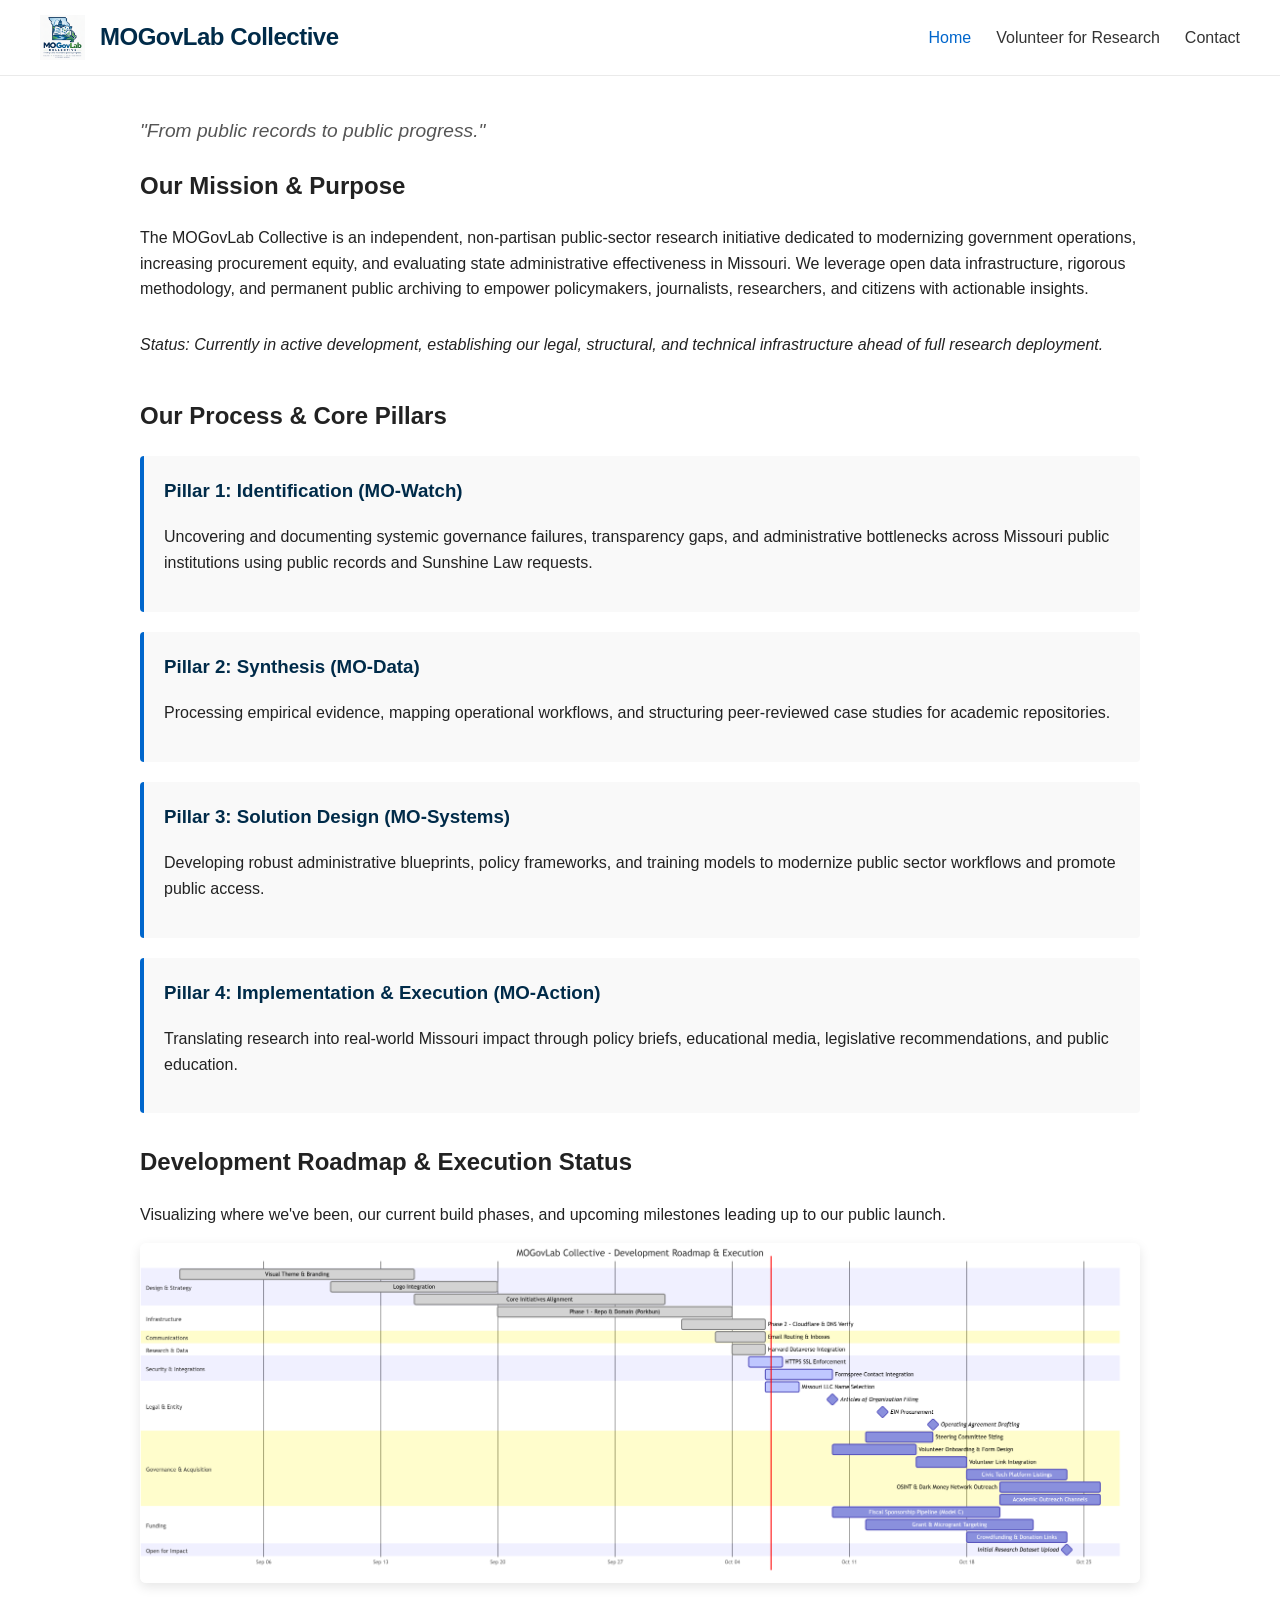
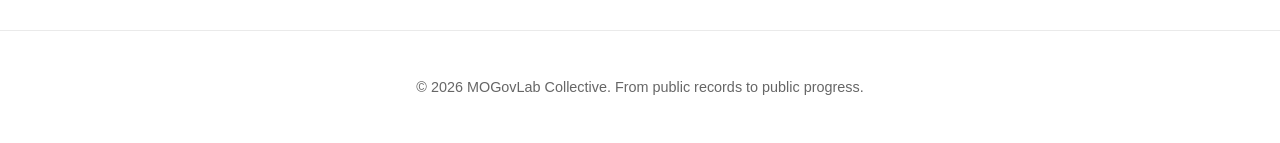
<file: index.html>
<!DOCTYPE html>
<html lang="en">
<head>
    <meta charset="UTF-8">
    <meta name="viewport" content="width=device-width, initial-scale=1.0">
    <title>MOGovLab Collective</title>
    <style>
        body {
            font-family: Arial, sans-serif;
            margin: 0;
            padding: 0;
            color: #222;
            line-height: 1.6;
            background-color: #ffffff;
        }
        header {
            display: flex;
            justify-content: space-between;
            align-items: center;
            padding: 15px 40px;
            border-bottom: 1px solid #eaeaea;
            background-color: #ffffff;
        }
        .brand-link {
            display: flex;
            align-items: center;
            gap: 15px;
            text-decoration: none;
        }
        .brand-logo {
            height: 45px;
            width: auto;
        }
        .brand-title {
            font-size: 1.5rem;
            font-weight: 700;
            color: #002B49;
            letter-spacing: -0.5px;
        }
        nav {
            display: flex;
            gap: 25px;
        }
        nav a {
            text-decoration: none;
            color: #333333;
            font-weight: 500;
            font-size: 16px;
        }
        nav a:hover, nav a.active {
            color: #0066cc;
        }
        main {
            max-width: 1000px;
            margin: 40px auto;
            padding: 0 20px;
        }
        .hero-section {
            text-align: left;
            margin-bottom: 40px;
        }
        .slogan-text {
            font-size: 1.2rem;
            color: #555;
            margin-top: 5px;
            margin-bottom: 20px;
            font-style: italic;
        }
        .mission-box, .organizing-notice, .pillars-section, .roadmap-section {
            margin-bottom: 30px;
        }
        .pillars-grid {
            display: grid;
            grid-template-columns: 1fr;
            gap: 20px;
        }
        .pillar-card {
            background: #f9f9f9;
            padding: 20px;
            border-left: 4px solid #0066cc;
            border-radius: 4px;
        }
        .pillar-card h3 {
            margin-top: 0;
            color: #002B49;
        }
        .roadmap-image-container img {
            width: 100%;
            height: auto;
            border-radius: 6px;
            box-shadow: 0 4px 12px rgba(0,0,0,0.1);
        }
        footer {
            text-align: center;
            padding: 30px;
            color: #666;
            font-size: 0.9rem;
            border-top: 1px solid #eaeaea;
        }
    </style>
</head>
<body>

    <header>
        <div class="logo-title-container">
            <a href="index.html" class="brand-link">
                <img src="Logo_1.png" alt="MOGovLab Collective Logo" class="brand-logo">
                <span class="brand-title">MOGovLab Collective</span>
            </a>
        </div>
        <nav>
            <a href="index.html" class="active">Home</a>
            <a href="volunteer.html">Volunteer for Research</a>
            <a href="contact.html">Contact</a>
        </nav>
    </header>

    <main>
        <section class="hero-section">
            <div class="slogan-box">
                <p class="slogan-text">"From public records to public progress."</p>
            </div>
            
            <div class="mission-box">
                <h2>Our Mission & Purpose</h2>
                <p>The MOGovLab Collective is an independent, non-partisan public-sector research initiative dedicated to modernizing government operations, increasing procurement equity, and evaluating state administrative effectiveness in Missouri. We leverage open data infrastructure, rigorous methodology, and permanent public archiving to empower policymakers, journalists, researchers, and citizens with actionable insights.</p>
            </div>

            <div class="organizing-notice">
                <p><em>Status: Currently in active development, establishing our legal, structural, and technical infrastructure ahead of full research deployment.</em></p>
            </div>
        </section>

        <section class="pillars-section">
            <h2>Our Process & Core Pillars</h2>
            <div class="pillars-grid">
                <div class="pillar-card">
                    <h3>Pillar 1: Identification (MO-Watch)</h3>
                    <p>Uncovering and documenting systemic governance failures, transparency gaps, and administrative bottlenecks across Missouri public institutions using public records and Sunshine Law requests.</p>
                </div>
                <div class="pillar-card">
                    <h3>Pillar 2: Synthesis (MO-Data)</h3>
                    <p>Processing empirical evidence, mapping operational workflows, and structuring peer-reviewed case studies for academic repositories.</p>
                </div>
                <div class="pillar-card">
                    <h3>Pillar 3: Solution Design (MO-Systems)</h3>
                    <p>Developing robust administrative blueprints, policy frameworks, and training models to modernize public sector workflows and promote public access.</p>
                </div>
                <div class="pillar-card">
                    <h3>Pillar 4: Implementation & Execution (MO-Action)</h3>
                    <p>Translating research into real-world Missouri impact through policy briefs, educational media, legislative recommendations, and public education.</p>
                </div>
            </div>
        </section>

        <section class="roadmap-section">
            <h2>Development Roadmap & Execution Status</h2>
            <p>Visualizing where we've been, our current build phases, and upcoming milestones leading up to our public launch.</p>
            
            <div class="roadmap-image-container">
                <img src="Porkbun%20Infrastructure-2026-10-06-130343.png" alt="MOGovLab Collective Development Roadmap & Execution Gantt Chart">
            </div>
        </section>
    </main>

    <footer>
        <p>&copy; 2026 MOGovLab Collective. From public records to public progress.</p>
    </footer>

</body>
</html>
</file>
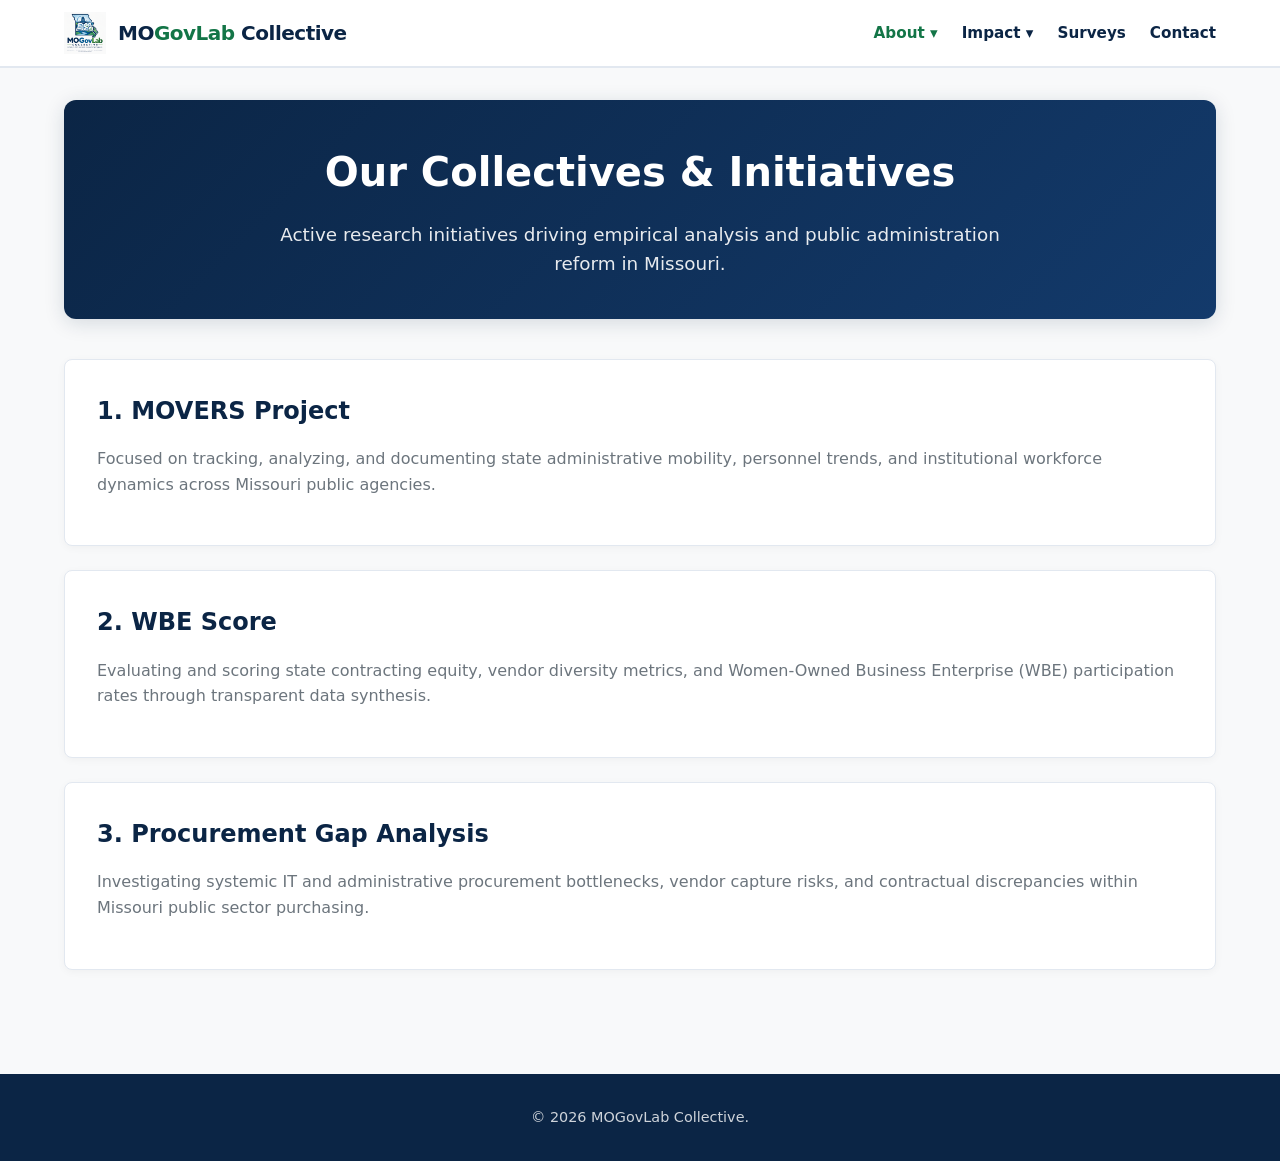
<file: about-collectives.html>
<!DOCTYPE html>
<html lang="en">
<head>
    <meta charset="UTF-8">
    <meta name="viewport" content="width=device-width, initial-scale=1.0">
    <title>Collectives & Initiatives - MOGovLab</title>
    <link rel="stylesheet" href="style.css">
</head>
<body>
    <header>
        <div class="nav-container">
            <a href="index.html" class="brand">
                <img src="Logo_1.png" alt="MOGovLab Collective Logo" class="brand-logo">
                <span class="brand-text">MO<span>GovLab</span> Collective</span>
            </a>
            <ul class="nav-menu">
                <li class="nav-item">
                    <a href="#" class="nav-link active">About ▾</a>
                    <ul class="dropdown-menu">
                        <li><a href="about-collectives.html" class="dropdown-item">Collectives (Initiatives)</a></li>
                        <li><a href="about-progress.html" class="dropdown-item">Collective Progress</a></li>
                        <li><a href="about-team.html" class="dropdown-item">Team & Volunteer</a></li>
                        <li><a href="about-donate.html" class="dropdown-item">Donate</a></li>
                    </ul>
                </li>
                <li class="nav-item">
                    <a href="impact.html" class="nav-link">Impact ▾</a>
                    <ul class="dropdown-menu">
                        <li><a href="impact.html" class="dropdown-item">MOVERS Project Impact</a></li>
                        <li><a href="impact.html" class="dropdown-item">WBE Score Impact</a></li>
                        <li><a href="impact.html" class="dropdown-item">Procurement Gap Impact</a></li>
                    </ul>
                </li>
                <li class="nav-item"><a href="surveys.html" class="nav-link">Surveys</a></li>
                <li class="nav-item"><a href="contact.html" class="nav-link">Contact</a></li>
            </ul>
        </div>
    </header>
    <main>
        <section class="hero" style="padding: 2.5rem 1rem;">
            <h1>Our Collectives & Initiatives</h1>
            <p>Active research initiatives driving empirical analysis and public administration reform in Missouri.</p>
        </section>
        <div class="card">
            <h2>1. MOVERS Project</h2>
            <p>Focused on tracking, analyzing, and documenting state administrative mobility, personnel trends, and institutional workforce dynamics across Missouri public agencies.</p>
        </div>
        <div class="card">
            <h2>2. WBE Score</h2>
            <p>Evaluating and scoring state contracting equity, vendor diversity metrics, and Women-Owned Business Enterprise (WBE) participation rates through transparent data synthesis.</p>
        </div>
        <div class="card">
            <h2>3. Procurement Gap Analysis</h2>
            <p>Investigating systemic IT and administrative procurement bottlenecks, vendor capture risks, and contractual discrepancies within Missouri public sector purchasing.</p>
        </div>
    </main>
    <footer><p>&copy; 2026 MOGovLab Collective.</p></footer>
</body>
</html>
</file>
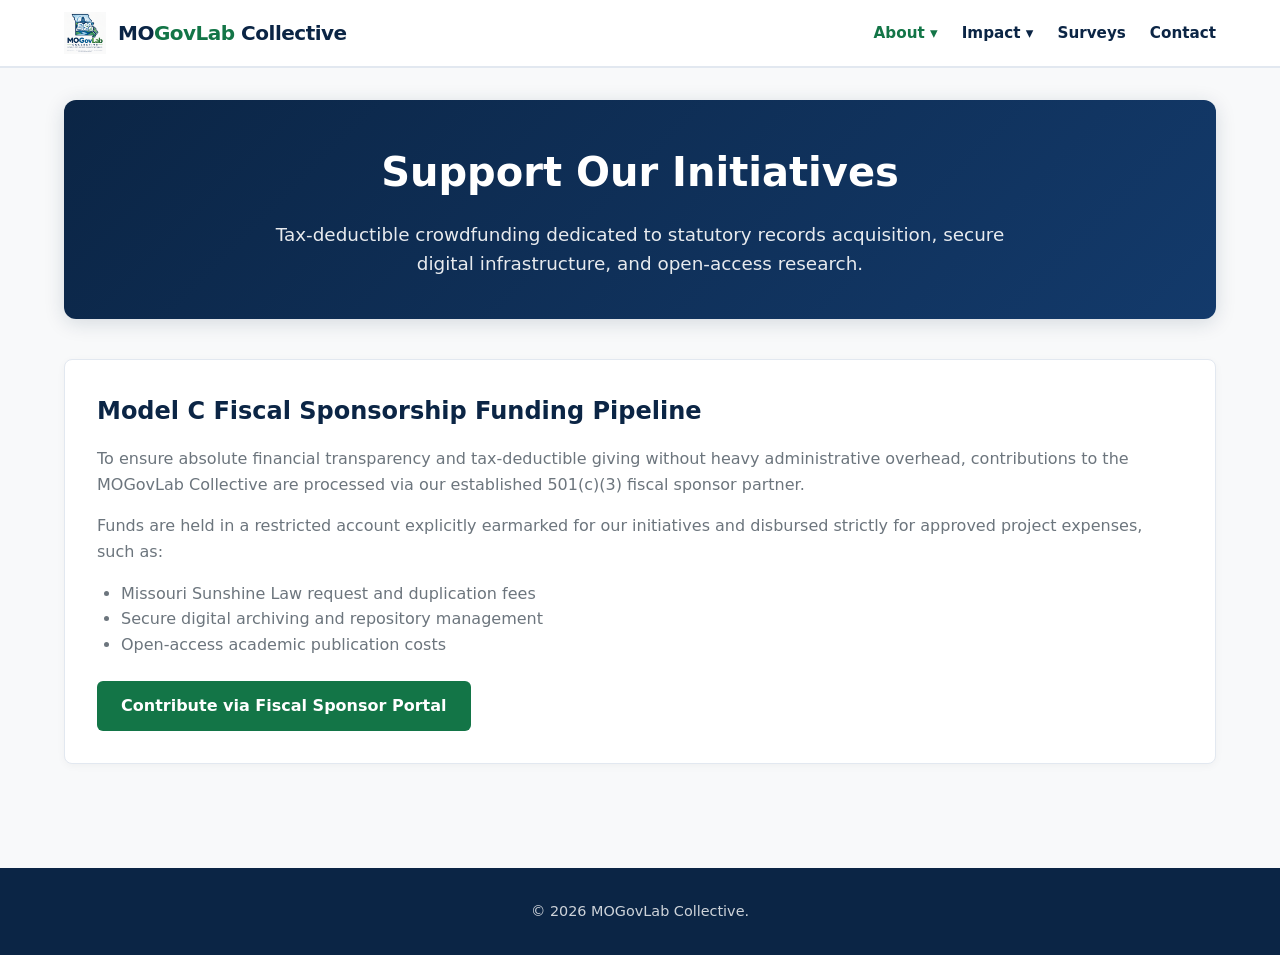
<file: about-donate.html>
<!DOCTYPE html>
<html lang="en">
<head>
    <meta charset="UTF-8">
    <meta name="viewport" content="width=device-width, initial-scale=1.0">
    <title>Donate - MOGovLab Collective</title>
    <link rel="stylesheet" href="style.css">
</head>
<body>
    <header>
        <div class="nav-container">
            <a href="index.html" class="brand">
                <img src="Logo_1.png" alt="MOGovLab Collective Logo" class="brand-logo">
                <span class="brand-text">MO<span>GovLab</span> Collective</span>
            </a>
            <ul class="nav-menu">
                <li class="nav-item">
                    <a href="#" class="nav-link active">About ▾</a>
                    <ul class="dropdown-menu">
                        <li><a href="about-collectives.html" class="dropdown-item">Collectives (Initiatives)</a></li>
                        <li><a href="about-progress.html" class="dropdown-item">Collective Progress</a></li>
                        <li><a href="about-team.html" class="dropdown-item">Team & Volunteer</a></li>
                        <li><a href="about-donate.html" class="dropdown-item">Donate</a></li>
                    </ul>
                </li>
                <li class="nav-item"><a href="impact.html" class="nav-link">Impact ▾</a></li>
                <li class="nav-item"><a href="surveys.html" class="nav-link">Surveys</a></li>
                <li class="nav-item"><a href="contact.html" class="nav-link">Contact</a></li>
            </ul>
        </div>
    </header>
    <main>
        <section class="hero" style="padding: 2.5rem 1rem;">
            <h1>Support Our Initiatives</h1>
            <p>Tax-deductible crowdfunding dedicated to statutory records acquisition, secure digital infrastructure, and open-access research.</p>
        </section>
        <div class="card">
            <h2>Model C Fiscal Sponsorship Funding Pipeline</h2>
            <p>To ensure absolute financial transparency and tax-deductible giving without heavy administrative overhead, contributions to the MOGovLab Collective are processed via our established 501(c)(3) fiscal sponsor partner.</p>
            <p>Funds are held in a restricted account explicitly earmarked for our initiatives and disbursed strictly for approved project expenses, such as:</p>
            <ul style="margin-left: 1.5rem; color: var(--text-muted); margin-top: 0.5rem; margin-bottom: 1.5rem;">
                <li>Missouri Sunshine Law request and duplication fees</li>
                <li>Secure digital archiving and repository management</li>
                <li>Open-access academic publication costs</li>
            </ul>
            <a href="#" class="btn">Contribute via Fiscal Sponsor Portal</a>
        </div>
    </main>
    <footer><p>&copy; 2026 MOGovLab Collective.</p></footer>
</body>
</html>
</file>
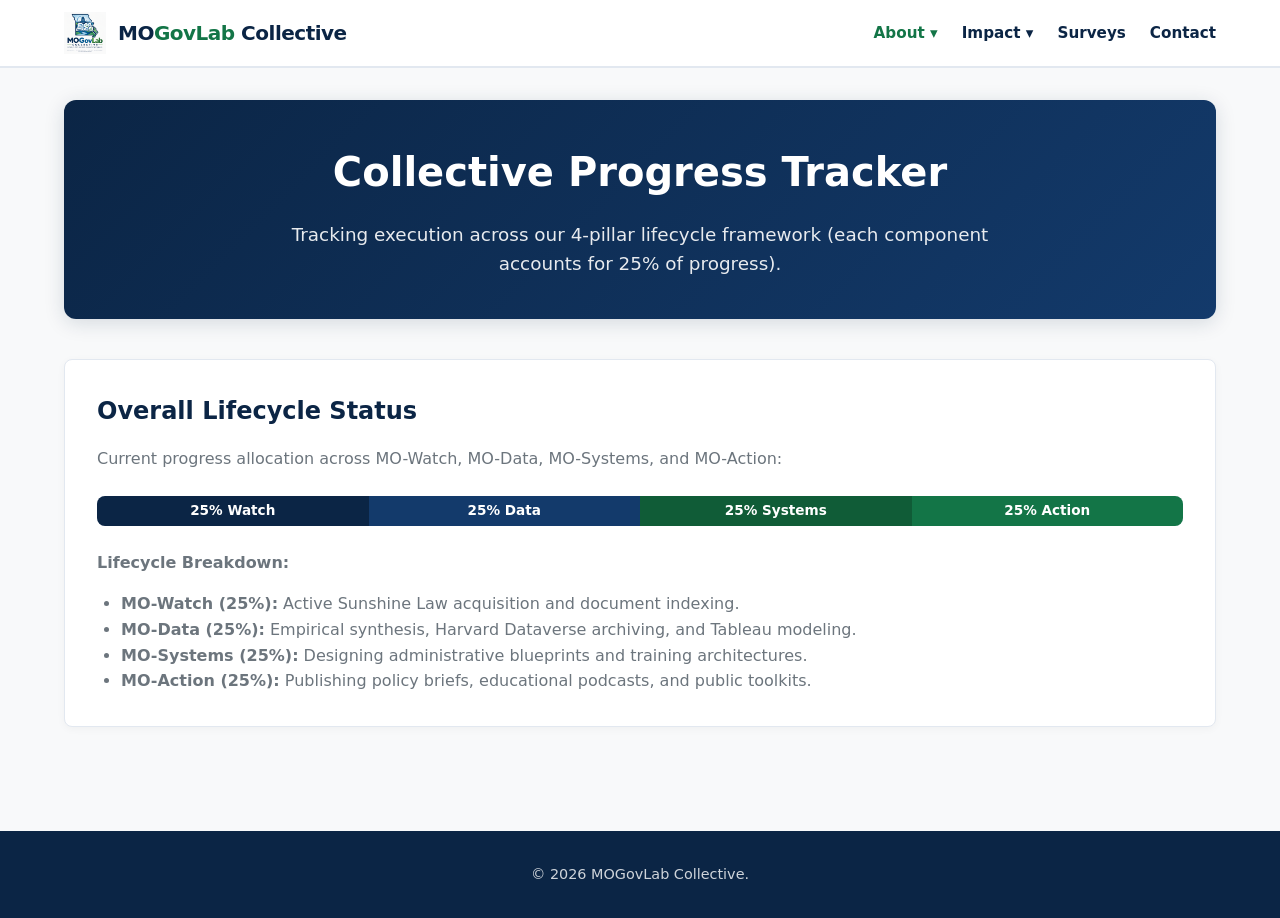
<file: about-progress.html>
<!DOCTYPE html>
<html lang="en">
<head>
    <meta charset="UTF-8">
    <meta name="viewport" content="width=device-width, initial-scale=1.0">
    <title>Collective Progress - MOGovLab</title>
    <link rel="stylesheet" href="style.css">
</head>
<body>
    <header>
        <div class="nav-container">
            <a href="index.html" class="brand">
                <img src="Logo_1.png" alt="MOGovLab Collective Logo" class="brand-logo">
                <span class="brand-text">MO<span>GovLab</span> Collective</span>
            </a>
            <ul class="nav-menu">
                <li class="nav-item">
                    <a href="#" class="nav-link active">About ▾</a>
                    <ul class="dropdown-menu">
                        <li><a href="about-collectives.html" class="dropdown-item">Collectives (Initiatives)</a></li>
                        <li><a href="about-progress.html" class="dropdown-item">Collective Progress</a></li>
                        <li><a href="about-team.html" class="dropdown-item">Team & Volunteer</a></li>
                        <li><a href="about-donate.html" class="dropdown-item">Donate</a></li>
                    </ul>
                </li>
                <li class="nav-item"><a href="impact.html" class="nav-link">Impact ▾</a></li>
                <li class="nav-item"><a href="surveys.html" class="nav-link">Surveys</a></li>
                <li class="nav-item"><a href="contact.html" class="nav-link">Contact</a></li>
            </ul>
        </div>
    </header>
    <main>
        <section class="hero" style="padding: 2.5rem 1rem;">
            <h1>Collective Progress Tracker</h1>
            <p>Tracking execution across our 4-pillar lifecycle framework (each component accounts for 25% of progress).</p>
        </section>
        <div class="card">
            <h2>Overall Lifecycle Status</h2>
            <p>Current progress allocation across MO-Watch, MO-Data, MO-Systems, and MO-Action:</p>
            
            <div class="progress-container">
                <div class="progress-segment seg-watch" title="MO-Watch: 25%">25% Watch</div>
                <div class="progress-segment seg-data" title="MO-Data: 25%">25% Data</div>
                <div class="progress-segment seg-systems" title="MO-Systems: 25%">25% Systems</div>
                <div class="progress-segment seg-action" title="MO-Action: 25%">25% Action</div>
            </div>

            <p style="margin-top: 1.5rem;"><strong>Lifecycle Breakdown:</strong></p>
            <ul style="margin-left: 1.5rem; color: var(--text-muted); margin-top: 0.5rem;">
                <li><strong>MO-Watch (25%):</strong> Active Sunshine Law acquisition and document indexing.</li>
                <li><strong>MO-Data (25%):</strong> Empirical synthesis, Harvard Dataverse archiving, and Tableau modeling.</li>
                <li><strong>MO-Systems (25%):</strong> Designing administrative blueprints and training architectures.</li>
                <li><strong>MO-Action (25%):</strong> Publishing policy briefs, educational podcasts, and public toolkits.</li>
            </ul>
        </div>
    </main>
    <footer><p>&copy; 2026 MOGovLab Collective.</p></footer>
</body>
</html>
</file>
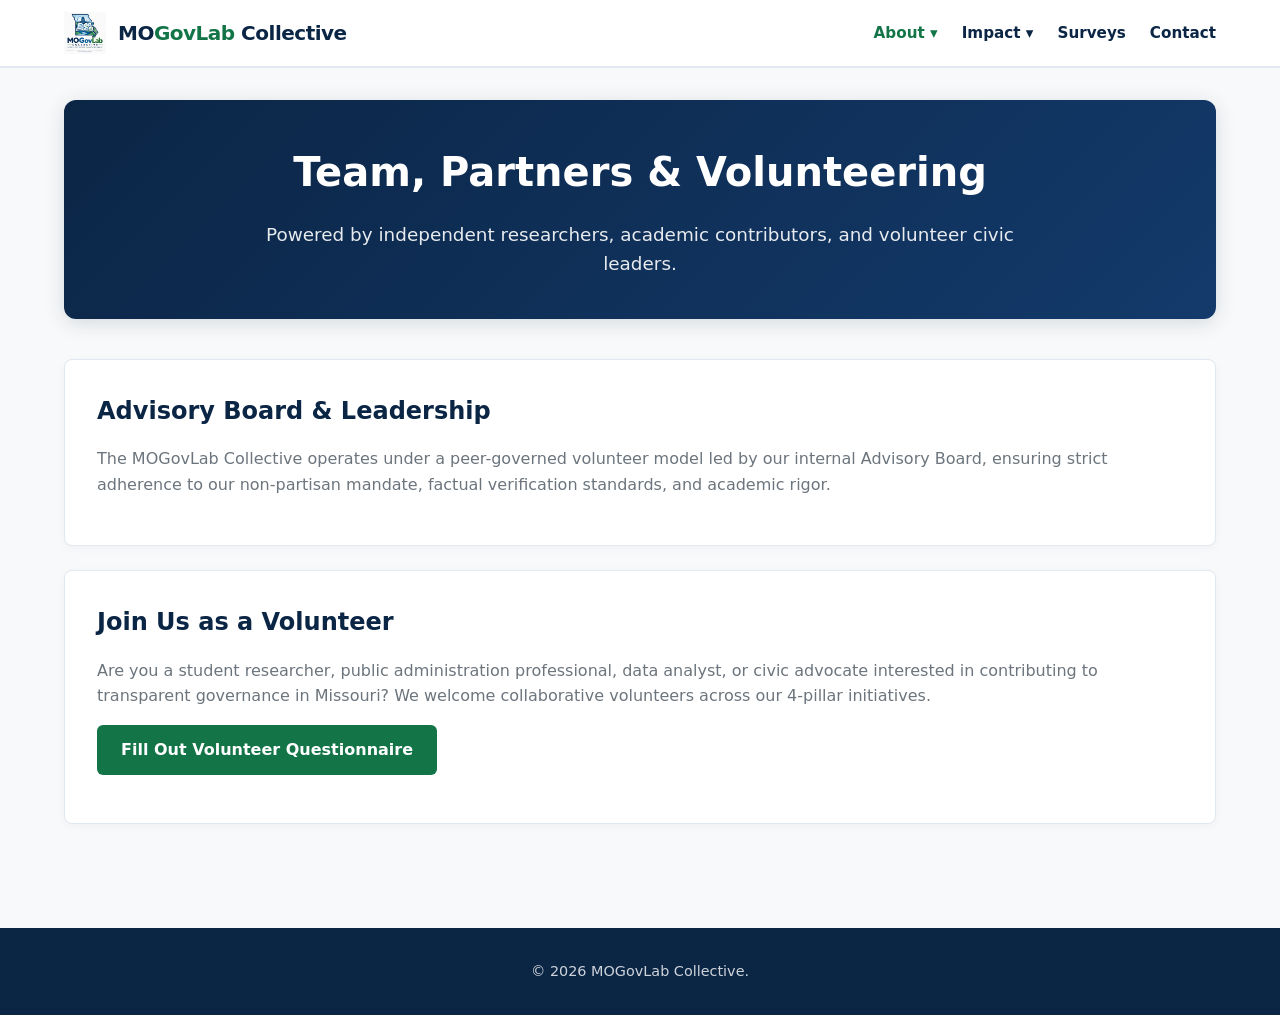
<file: about-team.html>
<!DOCTYPE html>
<html lang="en">
<head>
    <meta charset="UTF-8">
    <meta name="viewport" content="width=device-width, initial-scale=1.0">
    <title>Team & Volunteer - MOGovLab</title>
    <link rel="stylesheet" href="style.css">
</head>
<body>
    <header>
        <div class="nav-container">
            <a href="index.html" class="brand">
                <img src="Logo_1.png" alt="MOGovLab Collective Logo" class="brand-logo">
                <span class="brand-text">MO<span>GovLab</span> Collective</span>
            </a>
            <ul class="nav-menu">
                <li class="nav-item">
                    <a href="#" class="nav-link active">About ▾</a>
                    <ul class="dropdown-menu">
                        <li><a href="about-collectives.html" class="dropdown-item">Collectives (Initiatives)</a></li>
                        <li><a href="about-progress.html" class="dropdown-item">Collective Progress</a></li>
                        <li><a href="about-team.html" class="dropdown-item">Team & Volunteer</a></li>
                        <li><a href="about-donate.html" class="dropdown-item">Donate</a></li>
                    </ul>
                </li>
                <li class="nav-item"><a href="impact.html" class="nav-link">Impact ▾</a></li>
                <li class="nav-item"><a href="surveys.html" class="nav-link">Surveys</a></li>
                <li class="nav-item"><a href="contact.html" class="nav-link">Contact</a></li>
            </ul>
        </div>
    </header>
    <main>
        <section class="hero" style="padding: 2.5rem 1rem;">
            <h1>Team, Partners & Volunteering</h1>
            <p>Powered by independent researchers, academic contributors, and volunteer civic leaders.</p>
        </section>
        <div class="card">
            <h2>Advisory Board & Leadership</h2>
            <p>The MOGovLab Collective operates under a peer-governed volunteer model led by our internal Advisory Board, ensuring strict adherence to our non-partisan mandate, factual verification standards, and academic rigor.</p>
        </div>
        <div class="card">
            <h2>Join Us as a Volunteer</h2>
            <p>Are you a student researcher, public administration professional, data analyst, or civic advocate interested in contributing to transparent governance in Missouri? We welcome collaborative volunteers across our 4-pillar initiatives.</p>
            <p style="margin-top: 1rem;">
                <a href="https://forms.gle/your-volunteer-questionnaire-link" target="_blank" class="btn">Fill Out Volunteer Questionnaire</a>
            </p>
        </div>
    </main>
    <footer><p>&copy; 2026 MOGovLab Collective.</p></footer>
</body>
</html>
</file>
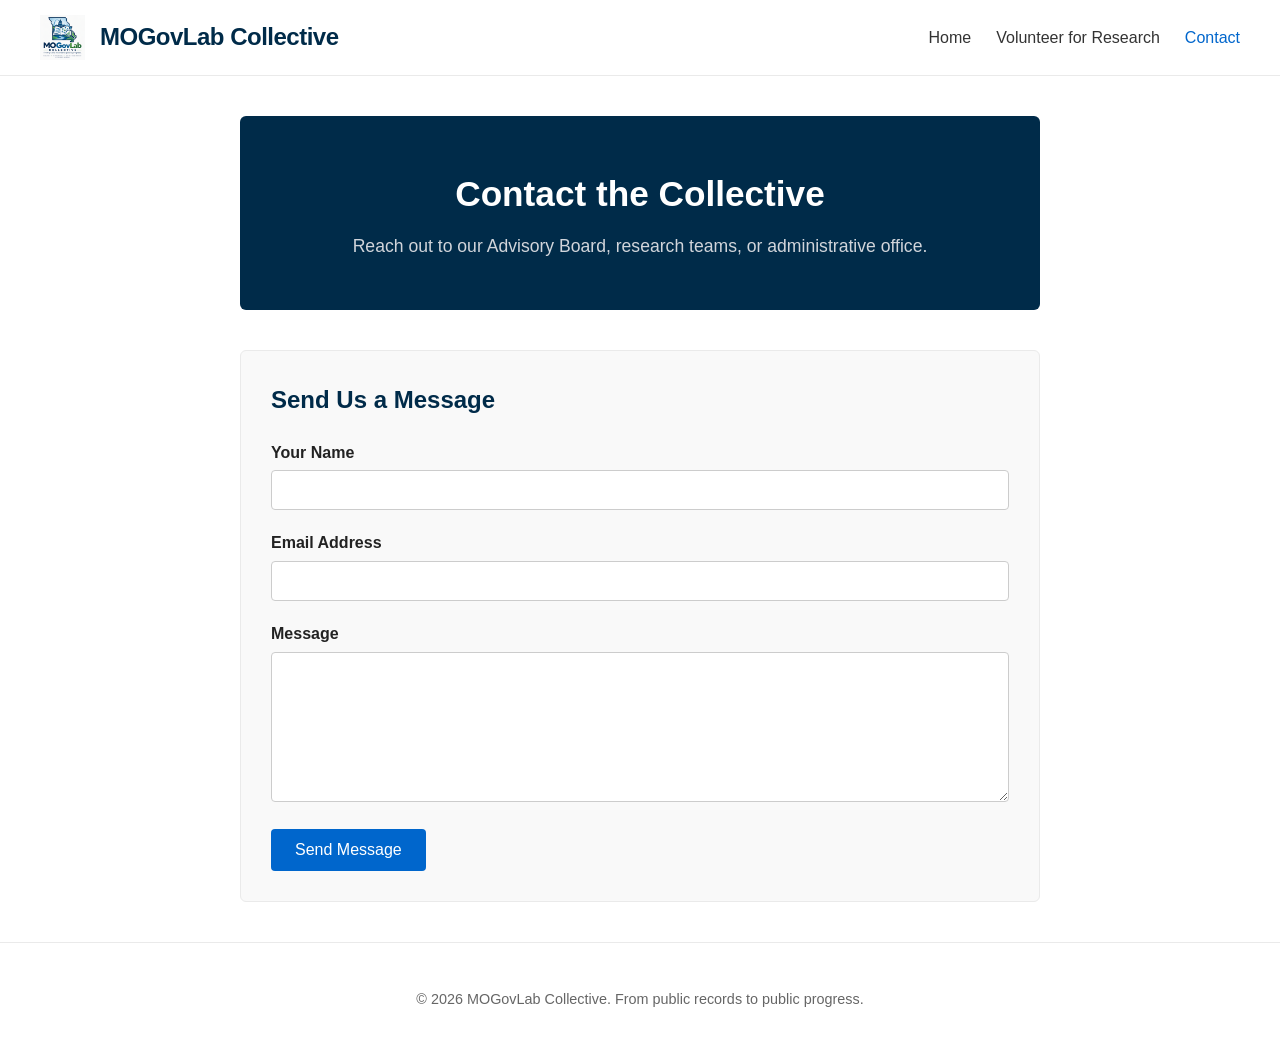
<file: contact.html>
<!DOCTYPE html>
<html lang="en">
<head>
    <meta charset="UTF-8">
    <meta name="viewport" content="width=device-width, initial-scale=1.0">
    <title>Contact - MOGovLab Collective</title>
    <style>
        body {
            font-family: Arial, sans-serif;
            margin: 0;
            padding: 0;
            color: #222;
            line-height: 1.6;
            background-color: #ffffff;
        }
        header {
            display: flex;
            justify-content: space-between;
            align-items: center;
            padding: 15px 40px;
            border-bottom: 1px solid #eaeaea;
            background-color: #ffffff;
        }
        .brand-link {
            display: flex;
            align-items: center;
            gap: 15px;
            text-decoration: none;
        }
        .brand-logo {
            height: 45px;
            width: auto;
        }
        .brand-title {
            font-size: 1.5rem;
            font-weight: 700;
            color: #002B49;
            letter-spacing: -0.5px;
        }
        nav {
            display: flex;
            gap: 25px;
        }
        nav a {
            text-decoration: none;
            color: #333333;
            font-weight: 500;
            font-size: 16px;
        }
        nav a:hover, nav a.active {
            color: #0066cc;
        }
        .hero-banner {
            background-color: #002B49;
            color: #ffffff;
            text-align: center;
            padding: 50px 20px;
            margin-bottom: 40px;
            border-radius: 6px;
        }
        .hero-banner h1 {
            margin: 0 0 10px 0;
            font-size: 2.2rem;
        }
        .hero-banner p {
            margin: 0;
            font-size: 1.1rem;
            color: #d1d5db;
        }
        main {
            max-width: 800px;
            margin: 40px auto;
            padding: 0 20px;
        }
        .contact-form-container {
            background: #f9f9f9;
            padding: 30px;
            border-radius: 6px;
            border: 1px solid #eaeaea;
            margin-bottom: 40px;
        }
        .contact-form-container h2 {
            margin-top: 0;
            color: #002B49;
        }
        .form-group {
            margin-bottom: 20px;
        }
        .form-group label {
            display: block;
            margin-bottom: 5px;
            font-weight: 600;
        }
        .form-group input, .form-group textarea {
            width: 100%;
            padding: 10px;
            border: 1px solid #ccc;
            border-radius: 4px;
            font-size: 1rem;
            box-sizing: border-box;
        }
        .form-group textarea {
            height: 150px;
        }
        .btn-submit {
            background-color: #0066cc;
            color: #ffffff;
            padding: 12px 24px;
            border: none;
            border-radius: 4px;
            font-size: 1rem;
            font-weight: 500;
            cursor: pointer;
        }
        .btn-submit:hover {
            background-color: #004d99;
        }
        footer {
            text-align: center;
            padding: 30px;
            color: #666;
            font-size: 0.9rem;
            border-top: 1px solid #eaeaea;
        }
    </style>
</head>
<body>

    <header>
        <div class="logo-title-container">
            <a href="index.html" class="brand-link">
                <img src="Logo_1.png" alt="MOGovLab Collective Logo" class="brand-logo">
                <span class="brand-title">MOGovLab Collective</span>
            </a>
        </div>
        <nav>
            <a href="index.html">Home</a>
            <a href="volunteer.html">Volunteer for Research</a>
            <a href="contact.html" class="active">Contact</a>
        </nav>
    </header>

    <main>
        <div class="hero-banner">
            <h1>Contact the Collective</h1>
            <p>Reach out to our Advisory Board, research teams, or administrative office.</p>
        </div>

        <div class="contact-form-container">
            <h2>Send Us a Message</h2>
            <!-- Update action with your Formspree endpoint if using Formspree -->
            <form action="https://formspree.io/f/your-form-endpoint" method="POST">
                <div class="form-group">
                    <label for="name">Your Name</label>
                    <input type="text" id="name" name="name" required>
                </div>
                <div class="form-group">
                    <label for="email">Email Address</label>
                    <input type="email" id="email" name="_replyto" required>
                </div>
                <div class="form-group">
                    <label for="message">Message</label>
                    <textarea id="message" name="message" required></textarea>
                </div>
                <button type="submit" class="btn-submit">Send Message</button>
            </form>
        </div>
    </main>

    <footer>
        <p>&copy; 2026 MOGovLab Collective. From public records to public progress.</p>
    </footer>

</body>
</html>
</file>
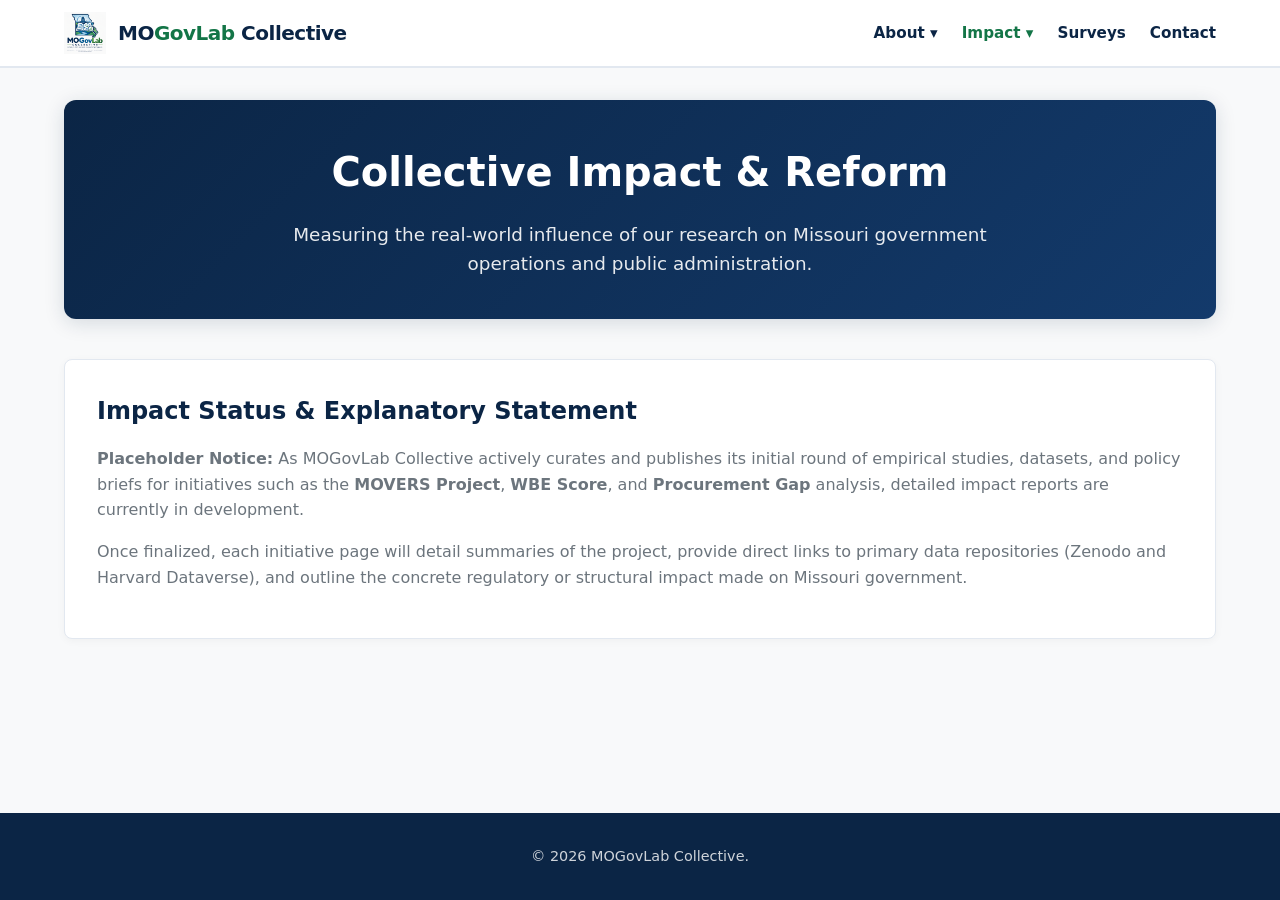
<file: impact.html>
<!DOCTYPE html>
<html lang="en">
<head>
    <meta charset="UTF-8">
    <meta name="viewport" content="width=device-width, initial-scale=1.0">
    <title>Impact & Change Reports - MOGovLab</title>
    <link rel="stylesheet" href="style.css">
</head>
<body>
    <header>
        <div class="nav-container">
            <a href="index.html" class="brand">
                <img src="Logo_1.png" alt="MOGovLab Collective Logo" class="brand-logo">
                <span class="brand-text">MO<span>GovLab</span> Collective</span>
            </a>
            <ul class="nav-menu">
                <li class="nav-item">
                    <a href="#" class="nav-link">About ▾</a>
                    <ul class="dropdown-menu">
                        <li><a href="about-collectives.html" class="dropdown-item">Collectives (Initiatives)</a></li>
                        <li><a href="about-progress.html" class="dropdown-item">Collective Progress</a></li>
                        <li><a href="about-team.html" class="dropdown-item">Team & Volunteer</a></li>
                        <li><a href="about-donate.html" class="dropdown-item">Donate</a></li>
                    </ul>
                </li>
                <li class="nav-item">
                    <a href="impact.html" class="nav-link active">Impact ▾</a>
                    <ul class="dropdown-menu">
                        <li><a href="impact.html" class="dropdown-item">MOVERS Project Impact</a></li>
                        <li><a href="impact.html" class="dropdown-item">WBE Score Impact</a></li>
                        <li><a href="impact.html" class="dropdown-item">Procurement Gap Impact</a></li>
                    </ul>
                </li>
                <li class="nav-item"><a href="surveys.html" class="nav-link">Surveys</a></li>
                <li class="nav-item"><a href="contact.html" class="nav-link">Contact</a></li>
            </ul>
        </div>
    </header>
    <main>
        <section class="hero" style="padding: 2.5rem 1rem;">
            <h1>Collective Impact & Reform</h1>
            <p>Measuring the real-world influence of our research on Missouri government operations and public administration.</p>
        </section>
        
        <div class="card">
            <h2>Impact Status & Explanatory Statement</h2>
            <p><strong>Placeholder Notice:</strong> As MOGovLab Collective actively curates and publishes its initial round of empirical studies, datasets, and policy briefs for initiatives such as the <strong>MOVERS Project</strong>, <strong>WBE Score</strong>, and <strong>Procurement Gap</strong> analysis, detailed impact reports are currently in development.</p>
            <p>Once finalized, each initiative page will detail summaries of the project, provide direct links to primary data repositories (Zenodo and Harvard Dataverse), and outline the concrete regulatory or structural impact made on Missouri government.</p>
        </div>
    </main>
    <footer><p>&copy; 2026 MOGovLab Collective.</p></footer>
</body>
</html>
</file>
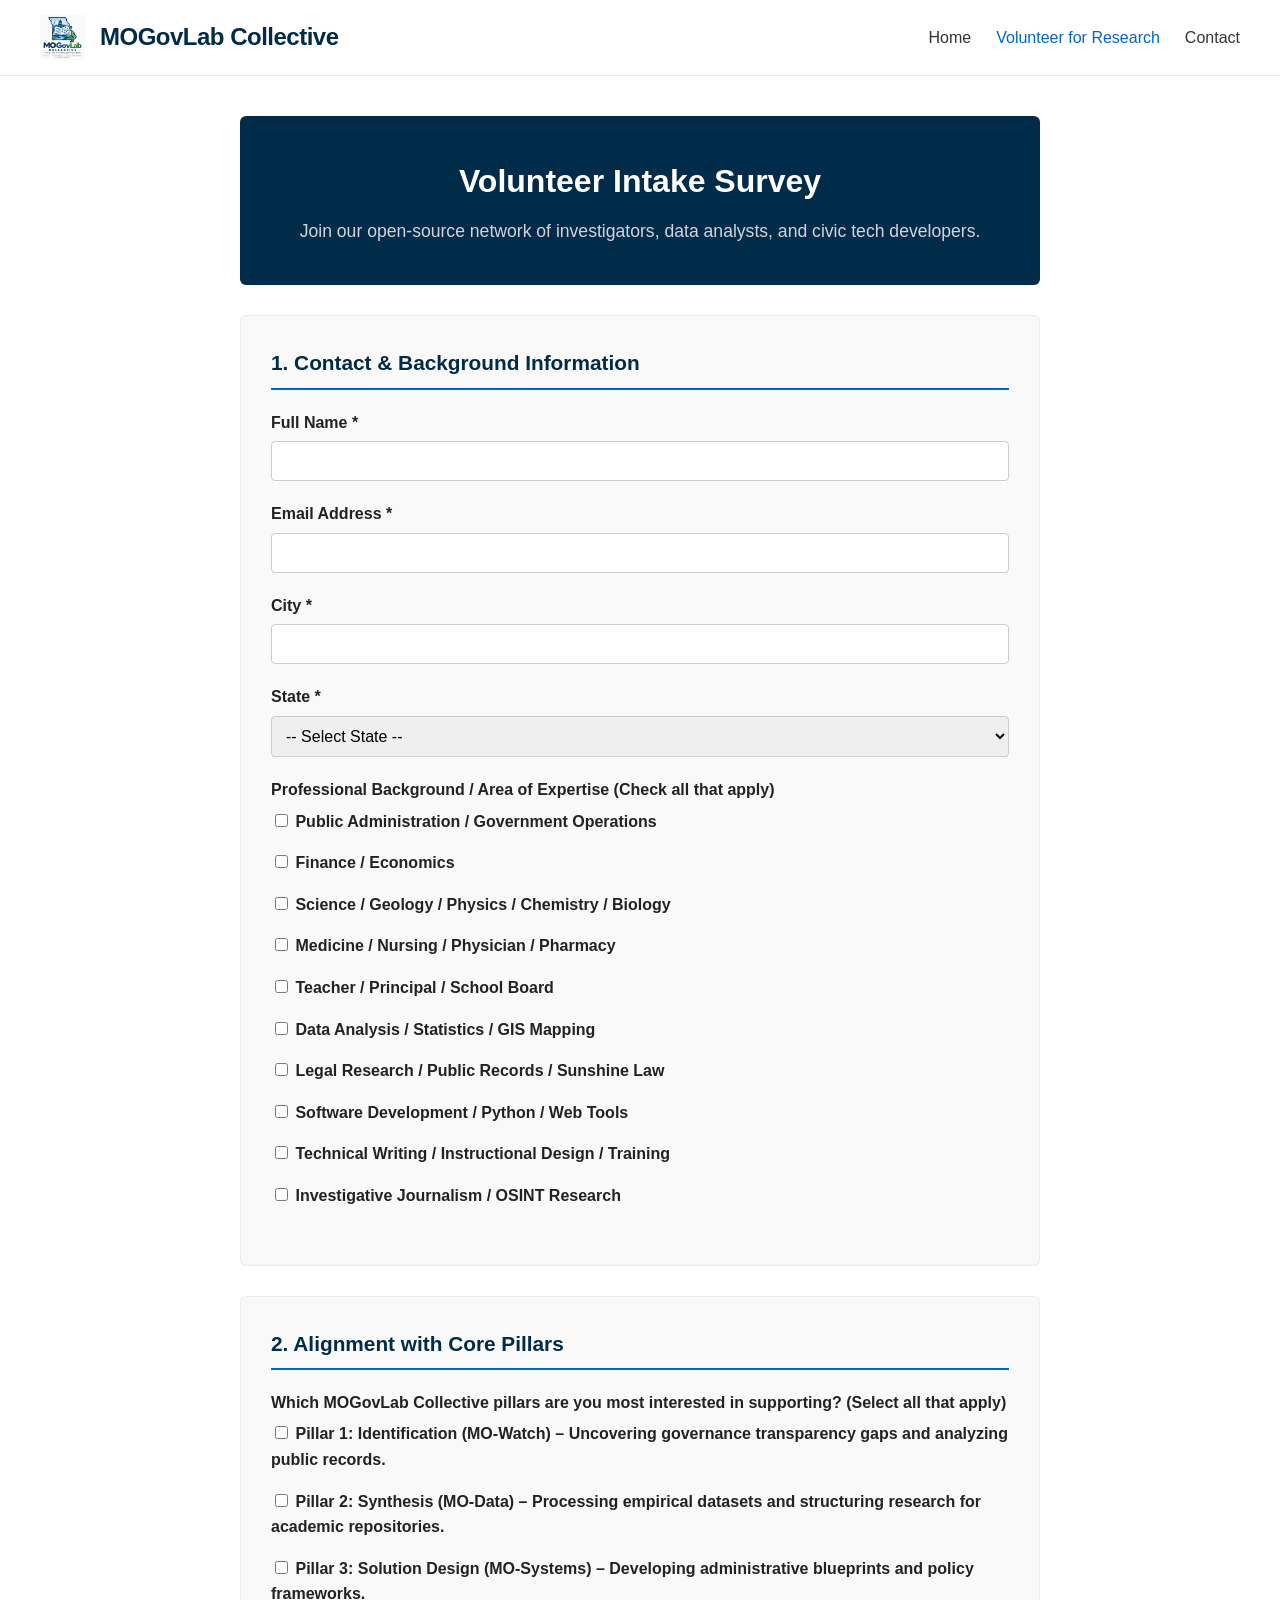
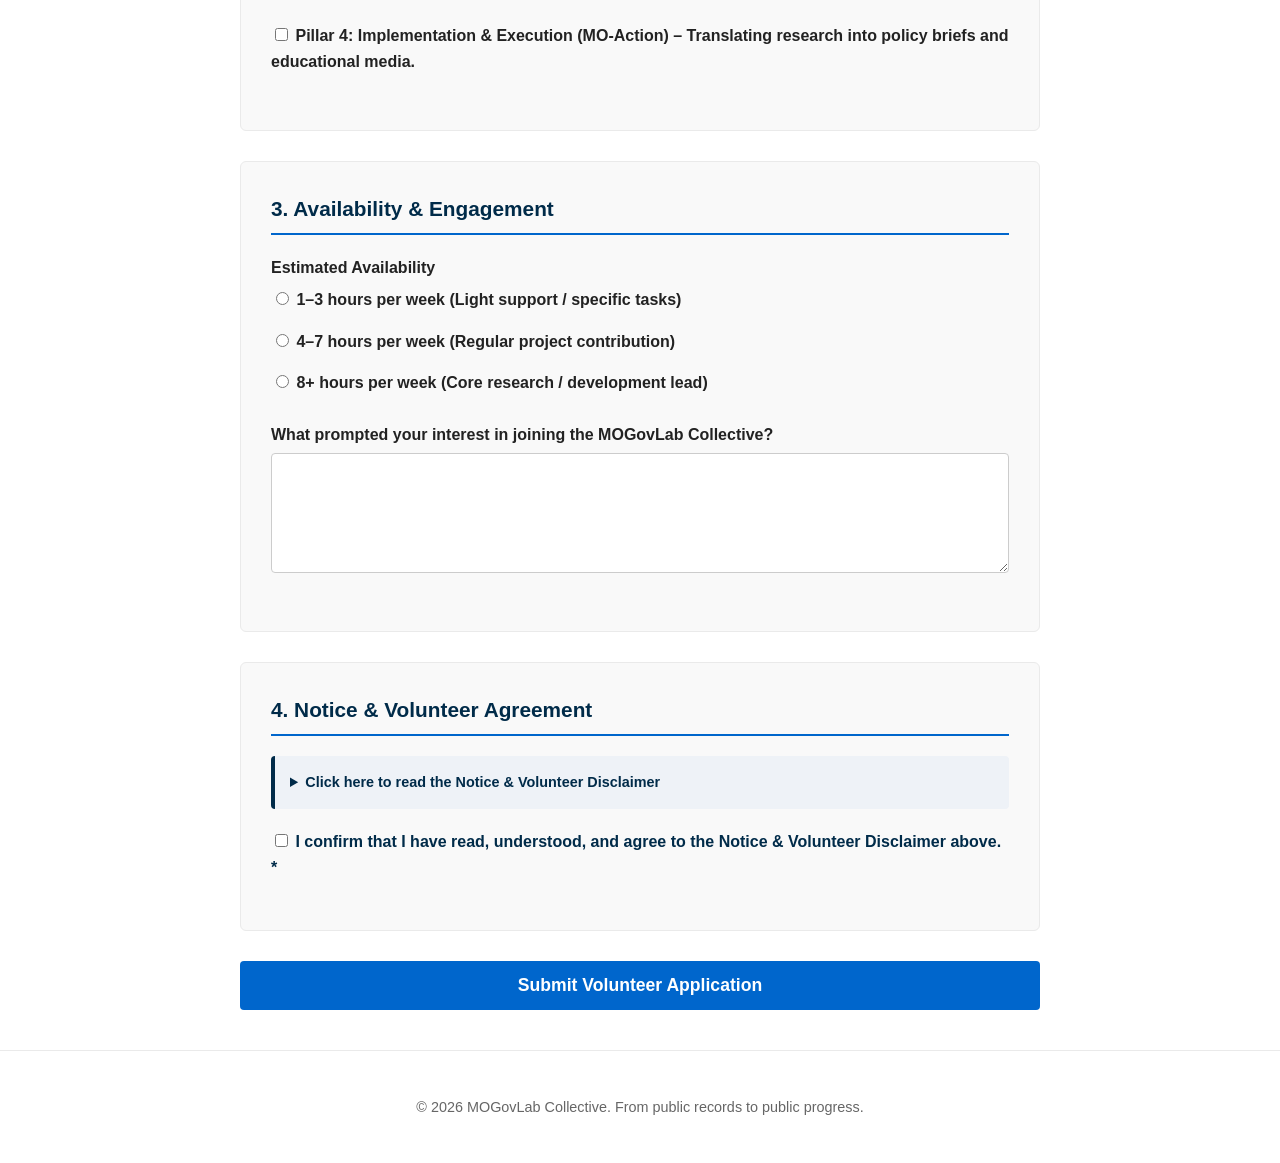
<file: survey.html>
<!DOCTYPE html>
<html lang="en">
<head>
    <meta charset="UTF-8">
    <meta name="viewport" content="width=device-width, initial-scale=1.0">
    <title>Volunteer Intake Survey - MOGovLab Collective</title>
    <style>
        body {
            font-family: Arial, sans-serif;
            margin: 0;
            padding: 0;
            color: #222;
            line-height: 1.6;
            background-color: #ffffff;
        }
        header {
            display: flex;
            justify-content: space-between;
            align-items: center;
            padding: 15px 40px;
            border-bottom: 1px solid #eaeaea;
            background-color: #ffffff;
        }
        .brand-link {
            display: flex;
            align-items: center;
            gap: 15px;
            text-decoration: none;
        }
        .brand-logo {
            height: 45px;
            width: auto;
        }
        .brand-title {
            font-size: 1.5rem;
            font-weight: 700;
            color: #002B49;
            letter-spacing: -0.5px;
        }
        nav {
            display: flex;
            gap: 25px;
        }
        nav a {
            text-decoration: none;
            color: #333333;
            font-weight: 500;
            font-size: 16px;
        }
        nav a:hover, nav a.active {
            color: #0066cc;
        }
        main {
            max-width: 800px;
            margin: 40px auto;
            padding: 0 20px;
        }
        .hero-banner {
            background-color: #002B49;
            color: #ffffff;
            text-align: center;
            padding: 40px 20px;
            margin-bottom: 30px;
            border-radius: 6px;
        }
        .hero-banner h1 {
            margin: 0 0 10px 0;
            font-size: 2rem;
        }
        .hero-banner p {
            margin: 0;
            font-size: 1.1rem;
            color: #d1d5db;
        }
        .form-section {
            background: #f9f9f9;
            padding: 30px;
            border-radius: 6px;
            border: 1px solid #eaeaea;
            margin-bottom: 30px;
        }
        .form-section h2 {
            margin-top: 0;
            color: #002B49;
            font-size: 1.3rem;
            border-bottom: 2px solid #0066cc;
            padding-bottom: 8px;
            margin-bottom: 20px;
        }
        .form-group {
            margin-bottom: 20px;
        }
        .form-group label {
            display: block;
            margin-bottom: 6px;
            font-weight: 600;
        }
        .form-group input[type="text"],
        .form-group input[type="email"],
        .form-group select,
        .form-group textarea {
            width: 100%;
            padding: 10px;
            border: 1px solid #ccc;
            border-radius: 4px;
            font-size: 1rem;
            box-sizing: border-box;
        }
        .form-group textarea {
            height: 120px;
        }
        .checkbox-group, .radio-group {
            display: flex;
            flex-direction: column;
            gap: 10px;
            margin-top: 5px;
        }
        .checkbox-label, .radio-label {
            font-weight: normal;
            display: flex;
            align-items: flex-start;
            gap: 10px;
            cursor: pointer;
        }
        .disclaimer-box {
            background: #eef2f7;
            padding: 15px;
            border-left: 4px solid #002B49;
            font-size: 0.9rem;
            margin-bottom: 20px;
            border-radius: 4px;
        }
        .disclaimer-box summary {
            font-weight: bold;
            color: #002B49;
            cursor: pointer;
        }
        .disclaimer-content {
            margin-top: 10px;
            color: #444;
        }
        .btn-submit {
            background-color: #0066cc;
            color: #ffffff;
            padding: 14px 28px;
            border: none;
            border-radius: 4px;
            font-size: 1.1rem;
            font-weight: 600;
            cursor: pointer;
            width: 100%;
        }
        .btn-submit:hover {
            background-color: #004d99;
        }
        footer {
            text-align: center;
            padding: 30px;
            color: #666;
            font-size: 0.9rem;
            border-top: 1px solid #eaeaea;
        }
    </style>
</head>
<body>

    <!-- SITE NAVIGATION & BRANDING -->
    <header>
        <div class="logo-title-container">
            <a href="index.html" class="brand-link">
                <img src="Logo_1.png" alt="MOGovLab Collective Logo" class="brand-logo">
                <span class="brand-title">MOGovLab Collective</span>
            </a>
        </div>
        <nav>
            <a href="index.html">Home</a>
            <a href="volunteer.html" class="active">Volunteer for Research</a>
            <a href="contact.html">Contact</a>
        </nav>
    </header>

    <main>
        <div class="hero-banner">
            <h1>Volunteer Intake Survey</h1>
            <p>Join our open-source network of investigators, data analysts, and civic tech developers.</p>
        </div>

        <!-- FORMSUBMIT ACTION ENDPOINT -->
        <form action="https://formsubmit.co/info@mogovlab.org" method="POST">
            
            <!-- FORMSUBMIT CONFIGURATION SETTINGS -->
            <input type="hidden" name="_captcha" value="false">
            <input type="hidden" name="_subject" value="New MOGovLab Volunteer Submission!">

            <!-- SECTION 1: CONTACT & BACKGROUND -->
            <div class="form-section">
                <h2>1. Contact & Background Information</h2>
                
                <div class="form-group">
                    <label for="name">Full Name *</label>
                    <input type="text" id="name" name="name" required>
                </div>

                <div class="form-group">
                    <label for="email">Email Address *</label>
                    <input type="email" id="email" name="email" required>
                </div>

                <div class="form-group">
                    <label for="city">City *</label>
                    <input type="text" id="city" name="city" required>
                </div>

                <div class="form-group">
                    <label for="state">State *</label>
                    <select id="state" name="state" required>
                        <option value="">-- Select State --</option>
                        <option value="Alabama">Alabama</option>
                        <option value="Alaska">Alaska</option>
                        <option value="Arizona">Arizona</option>
                        <option value="Arkansas">Arkansas</option>
                        <option value="California">California</option>
                        <option value="Colorado">Colorado</option>
                        <option value="Connecticut">Connecticut</option>
                        <option value="Delaware">Delaware</option>
                        <option value="Florida">Florida</option>
                        <option value="Georgia">Georgia</option>
                        <option value="Hawaii">Hawaii</option>
                        <option value="Idaho">Idaho</option>
                        <option value="Illinois">Illinois</option>
                        <option value="Indiana">Indiana</option>
                        <option value="Iowa">Iowa</option>
                        <option value="Kansas">Kansas</option>
                        <option value="Kentucky">Kentucky</option>
                        <option value="Louisiana">Louisiana</option>
                        <option value="Maine">Maine</option>
                        <option value="Maryland">Maryland</option>
                        <option value="Massachusetts">Massachusetts</option>
                        <option value="Michigan">Michigan</option>
                        <option value="Minnesota">Minnesota</option>
                        <option value="Mississippi">Mississippi</option>
                        <option value="Missouri">Missouri</option>
                        <option value="Montana">Montana</option>
                        <option value="Nebraska">Nebraska</option>
                        <option value="Nevada">Nevada</option>
                        <option value="New Hampshire">New Hampshire</option>
                        <option value="New Jersey">New Jersey</option>
                        <option value="New Mexico">New Mexico</option>
                        <option value="New York">New York</option>
                        <option value="North Carolina">North Carolina</option>
                        <option value="North Dakota">North Dakota</option>
                        <option value="Ohio">Ohio</option>
                        <option value="Oklahoma">Oklahoma</option>
                        <option value="Oregon">Oregon</option>
                        <option value="Pennsylvania">Pennsylvania</option>
                        <option value="Rhode Island">Rhode Island</option>
                        <option value="South Carolina">South Carolina</option>
                        <option value="South Dakota">South Dakota</option>
                        <option value="Tennessee">Tennessee</option>
                        <option value="Texas">Texas</option>
                        <option value="Utah">Utah</option>
                        <option value="Vermont">Vermont</option>
                        <option value="Virginia">Virginia</option>
                        <option value="Washington">Washington</option>
                        <option value="West Virginia">West Virginia</option>
                        <option value="Wisconsin">Wisconsin</option>
                        <option value="Wyoming">Wyoming</option>
                    </select>
                </div>

                <div class="form-group">
                    <label>Professional Background / Area of Expertise (Check all that apply)</label>
                    <div class="checkbox-group">
                        <label class="checkbox-label"><input type="checkbox" name="expertise" value="Public Administration"> Public Administration / Government Operations</label>
                        <label class="checkbox-label"><input type="checkbox" name="expertise" value="Finance/Economics"> Finance / Economics</label>
                        <label class="checkbox-label"><input type="checkbox" name="expertise" value="Science/Geology/Physics/Chemistry/Biology"> Science / Geology / Physics / Chemistry / Biology</label>
                        <label class="checkbox-label"><input type="checkbox" name="expertise" value="Medicine/Nursing/Physician/Pharmacy"> Medicine / Nursing / Physician / Pharmacy</label>
                        <label class="checkbox-label"><input type="checkbox" name="expertise" value="Teacher/Principal/School Board"> Teacher / Principal / School Board</label>
                        <label class="checkbox-label"><input type="checkbox" name="expertise" value="Data Analysis/GIS"> Data Analysis / Statistics / GIS Mapping</label>
                        <label class="checkbox-label"><input type="checkbox" name="expertise" value="Legal Research/Sunshine Law"> Legal Research / Public Records / Sunshine Law</label>
                        <label class="checkbox-label"><input type="checkbox" name="expertise" value="Software Development"> Software Development / Python / Web Tools</label>
                        <label class="checkbox-label"><input type="checkbox" name="expertise" value="Instructional Design"> Technical Writing / Instructional Design / Training</label>
                        <label class="checkbox-label"><input type="checkbox" name="expertise" value="Investigative Journalism/OSINT"> Investigative Journalism / OSINT Research</label>
                    </div>
                </div>
            </div>

            <!-- SECTION 2: CORE PILLARS -->
            <div class="form-section">
                <h2>2. Alignment with Core Pillars</h2>
                <div class="form-group">
                    <label>Which MOGovLab Collective pillars are you most interested in supporting? (Select all that apply)</label>
                    <div class="checkbox-group">
                        <label class="checkbox-label"><input type="checkbox" name="pillars" value="MO-Watch"> <strong>Pillar 1: Identification (MO-Watch)</strong> – Uncovering governance transparency gaps and analyzing public records.</label>
                        <label class="checkbox-label"><input type="checkbox" name="pillars" value="MO-Data"> <strong>Pillar 2: Synthesis (MO-Data)</strong> – Processing empirical datasets and structuring research for academic repositories.</label>
                        <label class="checkbox-label"><input type="checkbox" name="pillars" value="MO-Systems"> <strong>Pillar 3: Solution Design (MO-Systems)</strong> – Developing administrative blueprints and policy frameworks.</label>
                        <label class="checkbox-label"><input type="checkbox" name="pillars" value="MO-Action"> <strong>Pillar 4: Implementation & Execution (MO-Action)</strong> – Translating research into policy briefs and educational media.</label>
                    </div>
                </div>
            </div>

            <!-- SECTION 3: AVAILABILITY & MOTIVATION -->
            <div class="form-section">
                <h2>3. Availability & Engagement</h2>
                
                <div class="form-group">
                    <label>Estimated Availability</label>
                    <div class="radio-group">
                        <label class="radio-label"><input type="radio" name="availability" value="1-3 hours"> 1–3 hours per week (Light support / specific tasks)</label>
                        <label class="radio-label"><input type="radio" name="availability" value="4-7 hours"> 4–7 hours per week (Regular project contribution)</label>
                        <label class="radio-label"><input type="radio" name="availability" value="8+ hours"> 8+ hours per week (Core research / development lead)</label>
                    </div>
                </div>

                <div class="form-group">
                    <label for="motivation">What prompted your interest in joining the MOGovLab Collective?</label>
                    <textarea id="motivation" name="motivation"></textarea>
                </div>
            </div>

            <!-- SECTION 4: NOTICE & DISCLAIMER -->
            <div class="form-section">
                <h2>4. Notice & Volunteer Agreement</h2>
                
                <details class="disclaimer-box">
                    <summary>Click here to read the Notice & Volunteer Disclaimer</summary>
                    <div class="disclaimer-content">
                        <p><strong>Independent Research Initiative:</strong> The MOGovLab Collective is an independent, non-partisan public-sector research initiative operating during a formal development phase. Participation as a volunteer does not constitute employment, legal representation, or an official agency appointment with the State of Missouri or any government entity.</p>
                        <p><strong>Data Privacy & Confidentiality:</strong> Information collected in this intake survey is used exclusively for internal research coordination, skill-matching, and communications. We respect volunteer privacy and will not sell, trade, or distribute your personal contact information to external parties.</p>
                        <p><strong>Compliance with Public Standards:</strong> All research and investigations conducted under the collective's pillars rely strictly on lawfully obtained public records, open data architectures, and transparent methodologies.</p>
                    </div>
                </details>

                <div class="form-group">
                    <label class="checkbox-label" style="font-weight: bold; color: #002B49;">
                        <input type="checkbox" name="disclaimer_acknowledged" value="Yes" required>
                        I confirm that I have read, understood, and agree to the Notice & Volunteer Disclaimer above. *
                    </label>
                </div>
            </div>

            <button type="submit" class="btn-submit">Submit Volunteer Application</button>
        </form>
    </main>

    <footer>
        <p>&copy; 2026 MOGovLab Collective. From public records to public progress.</p>
    </footer>

</body>
</html>
</file>
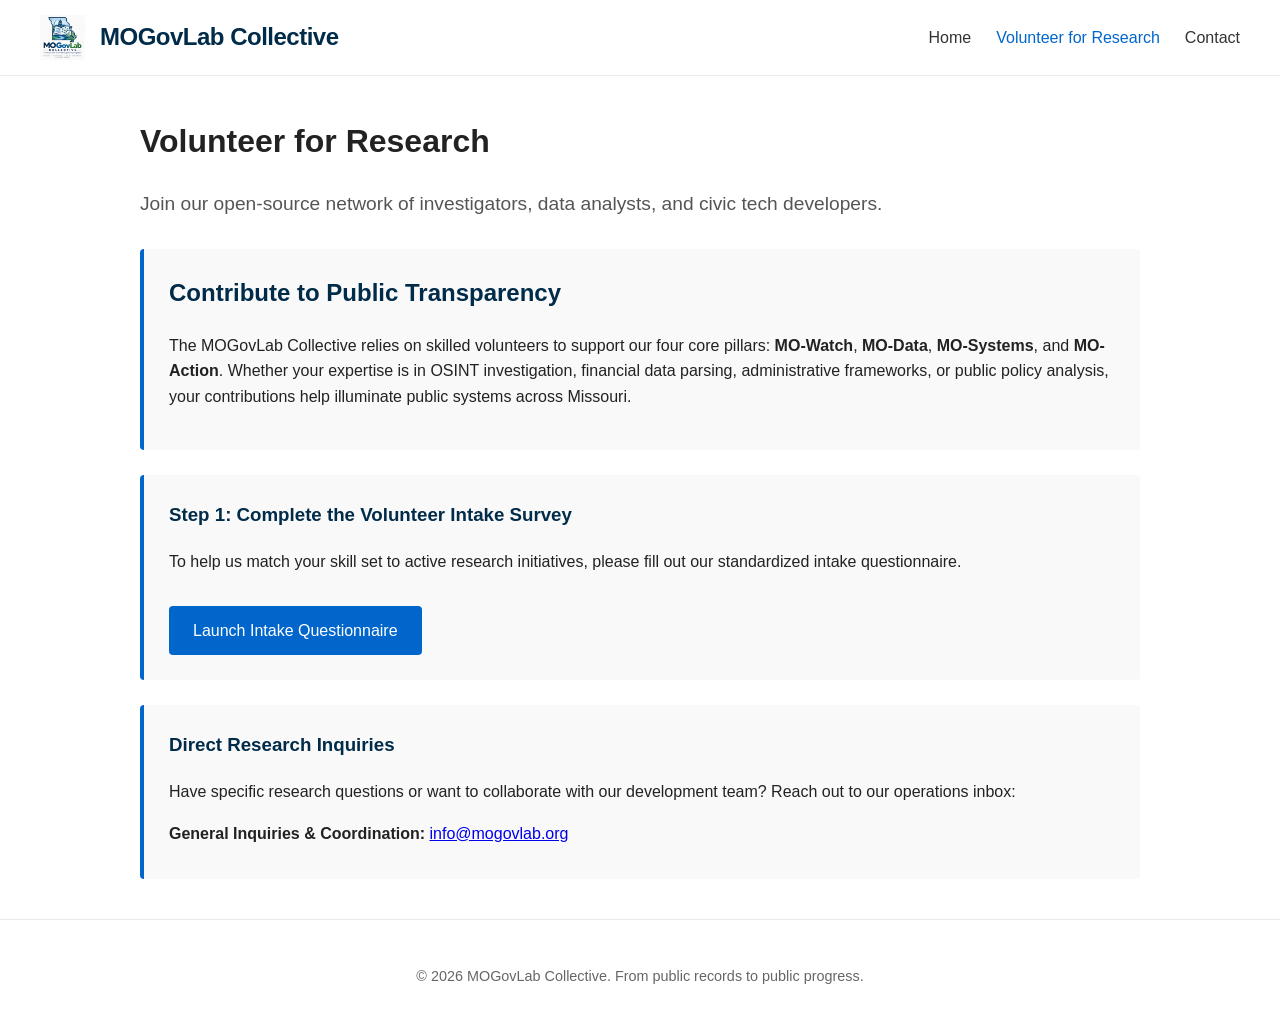
<file: volunteer.html>
<!DOCTYPE html>
<html lang="en">
<head>
    <meta charset="UTF-8">
    <meta name="viewport" content="width=device-width, initial-scale=1.0">
    <title>Volunteer for Research - MOGovLab Collective</title>
    <style>
        body {
            font-family: Arial, sans-serif;
            margin: 0;
            padding: 0;
            color: #222;
            line-height: 1.6;
            background-color: #ffffff;
        }
        header {
            display: flex;
            justify-content: space-between;
            align-items: center;
            padding: 15px 40px;
            border-bottom: 1px solid #eaeaea;
            background-color: #ffffff;
        }
        .brand-link {
            display: flex;
            align-items: center;
            gap: 15px;
            text-decoration: none;
        }
        .brand-logo {
            height: 45px;
            width: auto;
        }
        .brand-title {
            font-size: 1.5rem;
            font-weight: 700;
            color: #002B49;
            letter-spacing: -0.5px;
        }
        nav {
            display: flex;
            gap: 25px;
        }
        nav a {
            text-decoration: none;
            color: #333333;
            font-weight: 500;
            font-size: 16px;
        }
        nav a:hover, nav a.active {
            color: #0066cc;
        }
        main {
            max-width: 1000px;
            margin: 40px auto;
            padding: 0 20px;
        }
        .volunteer-container {
            margin-bottom: 40px;
        }
        .tagline {
            font-size: 1.2rem;
            color: #555;
            margin-top: 5px;
            margin-bottom: 30px;
        }
        .volunteer-intro, .survey-callout-box, .contact-section-box {
            background: #f9f9f9;
            padding: 25px;
            border-left: 4px solid #0066cc;
            border-radius: 4px;
            margin-bottom: 25px;
        }
        .survey-callout-box h3, .contact-section-box h3, .volunteer-intro h2 {
            margin-top: 0;
            color: #002B49;
        }
        .btn-primary {
            display: inline-block;
            background-color: #0066cc;
            color: #ffffff;
            padding: 12px 24px;
            border-radius: 4px;
            text-decoration: none;
            font-weight: 500;
            margin-top: 15px;
        }
        .btn-primary:hover {
            background-color: #004d99;
        }
        .contact-details {
            list-style: none;
            padding: 0;
            margin: 10px 0 0 0;
        }
        .contact-details li {
            margin-bottom: 8px;
        }
        footer {
            text-align: center;
            padding: 30px;
            color: #666;
            font-size: 0.9rem;
            border-top: 1px solid #eaeaea;
        }
    </style>
</head>
<body>

    <header>
        <div class="logo-title-container">
            <a href="index.html" class="brand-link">
                <img src="Logo_1.png" alt="MOGovLab Collective Logo" class="brand-logo">
                <span class="brand-title">MOGovLab Collective</span>
            </a>
        </div>
        <nav>
            <a href="index.html">Home</a>
            <a href="volunteer.html" class="active">Volunteer for Research</a>
            <a href="contact.html">Contact</a>
        </nav>
    </header>

    <main class="volunteer-container">
        <h1>Volunteer for Research</h1>
        <p class="tagline">Join our open-source network of investigators, data analysts, and civic tech developers.</p>

        <div class="volunteer-intro">
            <h2>Contribute to Public Transparency</h2>
            <p>The MOGovLab Collective relies on skilled volunteers to support our four core pillars: <strong>MO-Watch</strong>, <strong>MO-Data</strong>, <strong>MO-Systems</strong>, and <strong>MO-Action</strong>. Whether your expertise is in OSINT investigation, financial data parsing, administrative frameworks, or public policy analysis, your contributions help illuminate public systems across Missouri.</p>
        </div>

        <div class="survey-callout-box">
            <h3>Step 1: Complete the Volunteer Intake Survey</h3>
            <p>To help us match your skill set to active research initiatives, please fill out our standardized intake questionnaire.</p>
            <a href="survey.html" class="btn-primary">Launch Intake Questionnaire</a>
        </div>

        <div class="contact-section-box">
            <h3>Direct Research Inquiries</h3>
            <p>Have specific research questions or want to collaborate with our development team? Reach out to our operations inbox:</p>
            <ul class="contact-details">
                <li><strong>General Inquiries & Coordination:</strong> <a href="mailto:info@mogovlab.org">info@mogovlab.org</a></li>
            </ul>
        </div>
    </main>

    <footer>
        <p>&copy; 2026 MOGovLab Collective. From public records to public progress.</p>
    </footer>

</body>
</html>
</file>
<file: style.css>
:root {
    --primary-navy: #0B2545;
    --accent-green: #137547;
    --light-bg: #F8F9FA;
    --card-bg: #FFFFFF;
    --text-dark: #212529;
    --text-muted: #6C757D;
    --border-color: #E2E8F0;
}

* {
    box-sizing: border-box;
    margin: 0;
    padding: 0;
    font-family: 'Segoe UI', system-ui, -apple-system, sans-serif;
}

body {
    background-color: var(--light-bg);
    color: var(--text-dark);
    line-height: 1.6;
    display: flex;
    flex-direction: column;
    min-height: 100vh;
}

/* Header & Navbar */
header {
    background-color: #FFFFFF;
    border-bottom: 2px solid var(--border-color);
    position: sticky;
    top: 0;
    z-index: 1000;
}

.nav-container {
    max-width: 1200px;
    margin: 0 auto;
    padding: 0.75rem 1.5rem;
    display: flex;
    justify-content: space-between;
    align-items: center;
}

.brand {
    display: flex;
    align-items: center;
    gap: 0.75rem;
    text-decoration: none;
}

.brand-logo {
    height: 42px;
    width: auto;
    object-fit: contain;
}

.brand-text {
    font-size: 1.25rem;
    font-weight: 800;
    color: var(--primary-navy);
    letter-spacing: -0.5px;
}

.brand-text span {
    color: var(--accent-green);
}

.nav-menu {
    display: flex;
    list-style: none;
    gap: 1.5rem;
    align-items: center;
}

.nav-item {
    position: relative;
}

.nav-link {
    text-decoration: none;
    color: var(--primary-navy);
    font-weight: 600;
    font-size: 0.95rem;
    padding: 0.5rem 0;
    transition: color 0.2s;
}

.nav-link:hover, .nav-link.active {
    color: var(--accent-green);
}

/* Dropdown styling */
.dropdown-menu {
    position: absolute;
    top: 100%;
    left: 0;
    background-color: #FFFFFF;
    box-shadow: 0 10px 25px rgba(0,0,0,0.1);
    border-radius: 6px;
    list-style: none;
    min-width: 220px;
    padding: 0.5rem 0;
    display: none;
    border: 1px solid var(--border-color);
}

.nav-item:hover .dropdown-menu {
    display: block;
}

.dropdown-item {
    display: block;
    padding: 0.5rem 1rem;
    color: var(--text-dark);
    text-decoration: none;
    font-size: 0.9rem;
    transition: background 0.2s, color 0.2s;
}

.dropdown-item:hover {
    background-color: rgba(19, 117, 71, 0.08);
    color: var(--accent-green);
}

/* Main Layout */
main {
    flex: 1;
    max-width: 1200px;
    width: 100%;
    margin: 2rem auto;
    padding: 0 1.5rem;
}

.hero {
    background: linear-gradient(135deg, var(--primary-navy), #133a6b);
    color: white;
    padding: 4rem 2rem;
    border-radius: 12px;
    text-align: center;
    margin-bottom: 2.5rem;
    box-shadow: 0 4px 20px rgba(11, 37, 69, 0.15);
}

.hero h1 {
    font-size: 2.5rem;
    margin-bottom: 1rem;
    font-weight: 800;
}

.hero p {
    font-size: 1.15rem;
    opacity: 0.9;
    max-width: 750px;
    margin: 0 auto;
}

.card {
    background: var(--card-bg);
    border: 1px solid var(--border-color);
    border-radius: 8px;
    padding: 2rem;
    margin-bottom: 1.5rem;
    box-shadow: 0 2px 8px rgba(0,0,0,0.04);
}

.card h2 {
    color: var(--primary-navy);
    margin-bottom: 1rem;
    font-size: 1.5rem;
}

.card p {
    color: var(--text-muted);
    margin-bottom: 1rem;
}

/* Progress Bar Component */
.progress-container {
    background: var(--border-color);
    border-radius: 8px;
    height: 30px;
    width: 100%;
    display: flex;
    overflow: hidden;
    margin: 1.5rem 0;
}

.progress-segment {
    display: flex;
    align-items: center;
    justify-content: center;
    color: white;
    font-weight: bold;
    font-size: 0.85rem;
    height: 100%;
    transition: width 0.3s ease;
}

.seg-watch { background-color: #0B2545; width: 25%; }
.seg-data { background-color: #133a6b; width: 25%; }
.seg-systems { background-color: #105c37; width: 25%; }
.seg-action { background-color: #137547; width: 25%; }

/* Form Styles */
.form-group {
    margin-bottom: 1.25rem;
}

.form-group label {
    display: block;
    font-weight: 600;
    margin-bottom: 0.5rem;
    color: var(--primary-navy);
}

.form-control {
    width: 100%;
    padding: 0.75rem;
    border: 1px solid var(--border-color);
    border-radius: 6px;
    font-size: 1rem;
}

.btn {
    background-color: var(--accent-green);
    color: white;
    padding: 0.75rem 1.5rem;
    border: none;
    border-radius: 6px;
    font-weight: 600;
    cursor: pointer;
    text-decoration: none;
    display: inline-block;
    transition: background 0.2s;
}

.btn:hover {
    background-color: #0e5835;
}

/* Footer */
footer {
    background-color: var(--primary-navy);
    color: white;
    text-align: center;
    padding: 2rem 1.5rem;
    margin-top: 3rem;
    font-size: 0.9rem;
}

footer p {
    opacity: 0.8;
}
</file>
